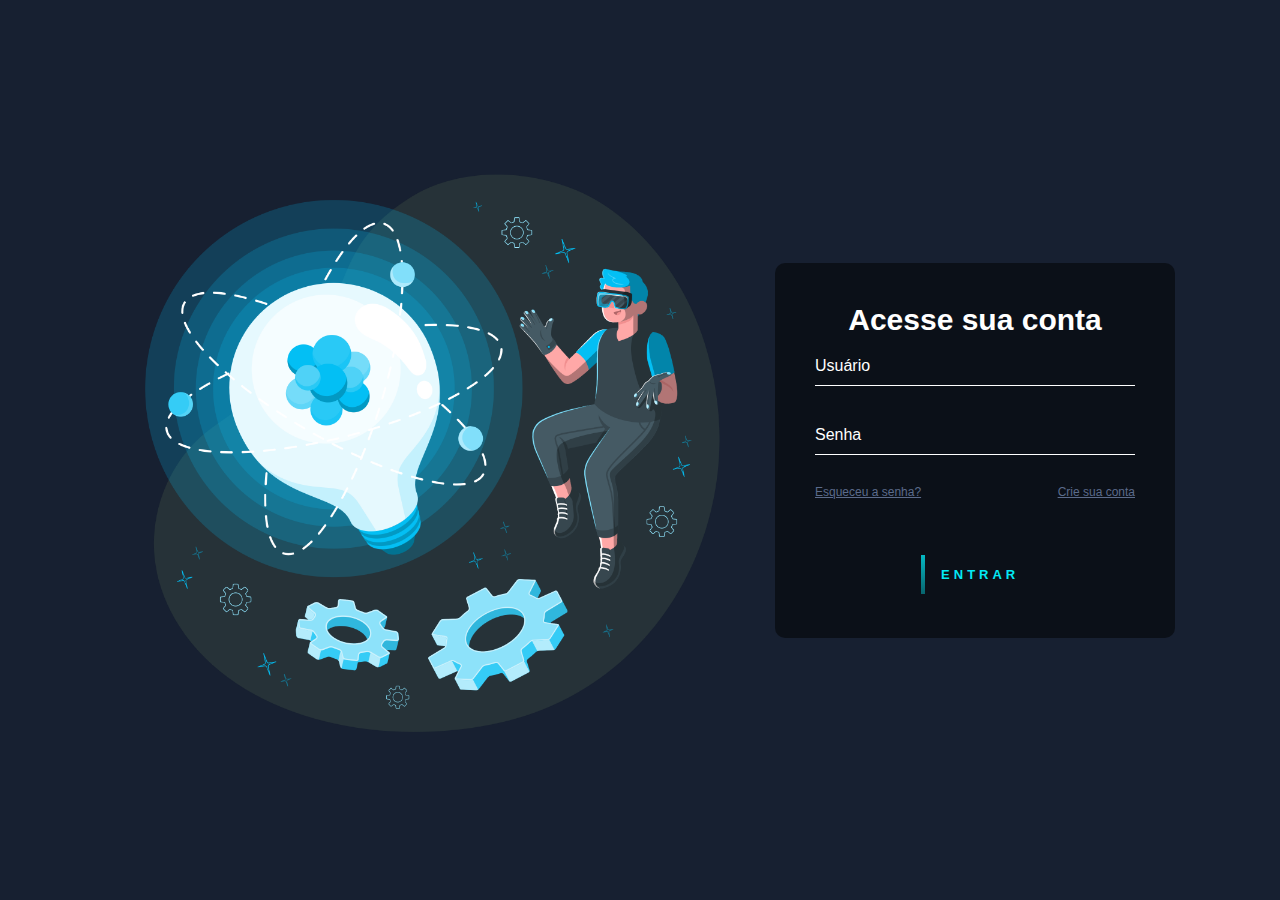
<file: index.html>
<!DOCTYPE html>
<html lang="pt-br">
<head>
    <meta charset="UTF-8">
    <meta name="viewport" content="width=device-width, initial-scale=1.0">
    <title>Tela de Login</title>
    <link rel="stylesheet" href="style.css">
</head>
<body>
    <div class="container">
        
        <img class="img" src="/img/Innovation-amico.png" alt="lampada">

        <form class="login">
            <h2>Acesse sua conta</h2>
            <div class="box-user">
                <input type="text" name="" required>
                <label>Usuário</label>
            </div>
            <div class="box-user">
                <input type="password" name="" required>
                <label>Senha</label>
            </div>
            <div>
                <a href="" class="forget">Esqueceu a senha?</a>
            </div>
            <div>
                <a href="" class="acesso">Crie sua conta</a>
            </div>
            
            <a href="" class="btn">
                <span></span>
                <span></span>
                <span></span>
                <span></span>
                Entrar
            </a>
            
        </form>
    </div>
</body>
</html>
</file>
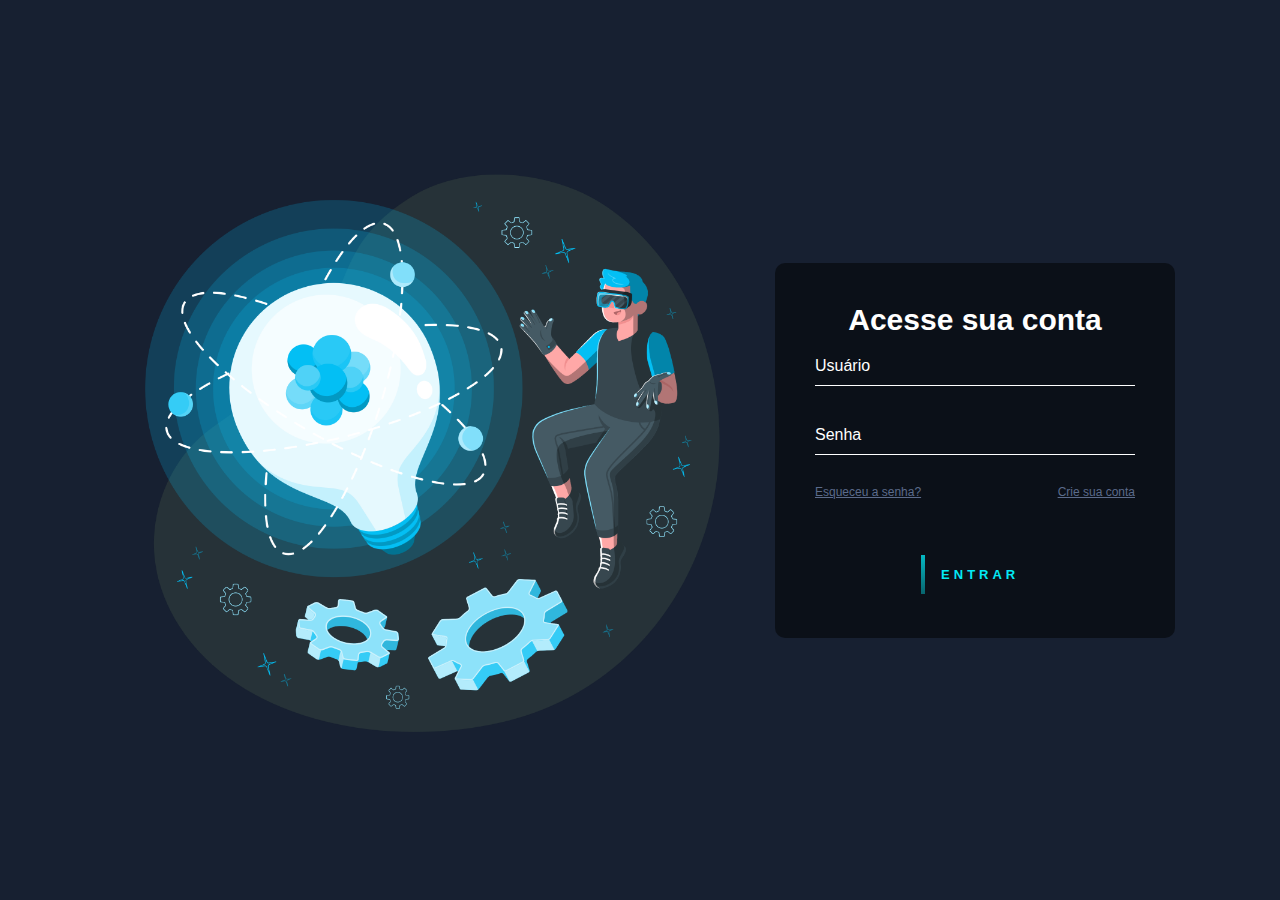
<file: login.html>
<!DOCTYPE html>
<html lang="pt-br">
<head>
    <meta charset="UTF-8">
    <meta name="viewport" content="width=device-width, initial-scale=1.0">
    <title>Tela de Login</title>
    <link rel="stylesheet" href="/style.css">
</head>
<body>
    <div class="container">
        
        <img class="img" src="/img/Innovation-amico.png" alt="lampada">

        <form class="login">
            <h2>Acesse sua conta</h2>
            <div class="box-user">
                <input type="text" name="" required>
                <label>Usuário</label>
            </div>
            <div class="box-user">
                <input type="password" name="" required>
                <label>Senha</label>
            </div>
            <div>
                <a href="" class="forget">Esqueceu a senha?</a>
            </div>
            <div>
                <a href="" class="acesso">Crie sua conta</a>
            </div>
            
            <a href="" class="btn">
                <span></span>
                <span></span>
                <span></span>
                <span></span>
                Entrar
            </a>
            
        </form>
    </div>
</body>
</html>
</file>
<file: style.css>
*{
    margin: 0;
    padding: 0;
    box-sizing: border-box;
    font-family: sans-serif;
}

body{
    display: flex;
    align-items: center;
    justify-content: center;
    min-height: 100vh;
    background: #172031;
}

/*Imagem*/

.img {
    max-width: 600px;
    height: auto;
    margin: 25px;
}

.container {
    display: flex;
    align-items: center;
    justify-content: center;
    gap: 20PX;
}

/*box user*/
.login{
    background: rgba(0,0,0,.5);
    border-radius: 10px;
    width: 400px;
    padding: 40px;
}

.login h2{
    margin-bottom: 10px;
    font-size: 30px;
    color: #fff;
    text-align: center;
}

.login .box-user{
    position: relative;
}

.login .box-user input{
    width: 100%;
    padding: 10px 0;
    outline: none;
    border: 0;
    background: transparent;
    border-bottom: 1px solid white;
    color: white;
    font-size: 16px;
    margin-bottom: 30px;
}

.login .box-user label{
    position: absolute;
    top: 0;
    left: 0;
    padding: 10px 0;
    color: #fff;
    font-size: 16px;
    pointer-events: none;
    transition: .5s;
}

.login .box-user input:focus~label,
.login .box-user input:valid~label{
    top: -20px;
    left: 0;
    color: #03e9f4;
    font-size: 12px;
}

/*Esqueceu a senha*/
.forget{
    font-size: 12px;
    color: #5b6b8b;
    float: left;
}

/*Esqueceu a senha*/
.acesso{
    font-size: 12px;
    color: #5b6b8b;
    float: right;
}

/* Botão de entrar */
.btn{
    position: relative;
    display: inline-block;
    padding: 12px 20px;
    color: #03e9f4;
    text-decoration: none;
    font-size: 13px;
    text-transform: uppercase;
    letter-spacing: 4px;
    font-weight: 700;
    margin-top: 70px;
    transition: .5s;
    overflow: hidden;
}

.btn:hover{
    background: #03e9f4;
    border-radius: 5px;
    color: #172031;
}

.btn span{
    position: absolute;
    display: block;
}

.btn span:nth-child(1){
    top: 0;
    left: -100%;
    width: 100%;
    height: 4px;
    background: linear-gradient(90deg, transparent, #03e9f4);
    animation: btn1 1s linear infinite;
}

@keyframes btn1{
    0%{
        left: -100%;
    }
    50%,
    100%{
        left: 100%;
    }
}

.btn span:nth-child(2){
    top: -100%;
    right: 0;
    width: 4px;
    height: 100%;
    background: linear-gradient(180deg, transparent, #03e9f4);
    animation: btn2 1s linear infinite;
    animation-delay: .20s;
}

@keyframes btn2{
    0%{
        top: -100%
    }
    50%,
    100% {
        top: 100%
    }
}

.btn span:nth-child(3){
    bottom: 0;
    right: -100%;
    width: 100px;
    height: 4px;
    background: linear-gradient(270deg, transparent, #03e9f4);
    animation: btn3 1s linear infinite;
    animation-delay: .45s;
}

@keyframes btn3{
    0%{
        right: -100%;
    }
    50%,
    100%{
        right: 100%;
    }
}

.btn span:nth-child(4){
    bottom: -100%;
    left: 0;
    width: 4px;
    height: 100px;
    background: linear-gradient(360deg, transparent, #03e9f4);
    animation: btn4 1s linear infinite;
    animation-delay: .755s;
}

@keyframes btn4 {
    0%{
        bottom: -100%;
    }
    50%,
    100%{
        bottom: 100%;
    }
}

/* Responsivo */
@media (max-width: 768px){
    .container {
        flex-direction: column;
    }
    
    .img {
        max-width: 200px;
    }
    
    .login{
        width: 90%;
    }
}
</file>
